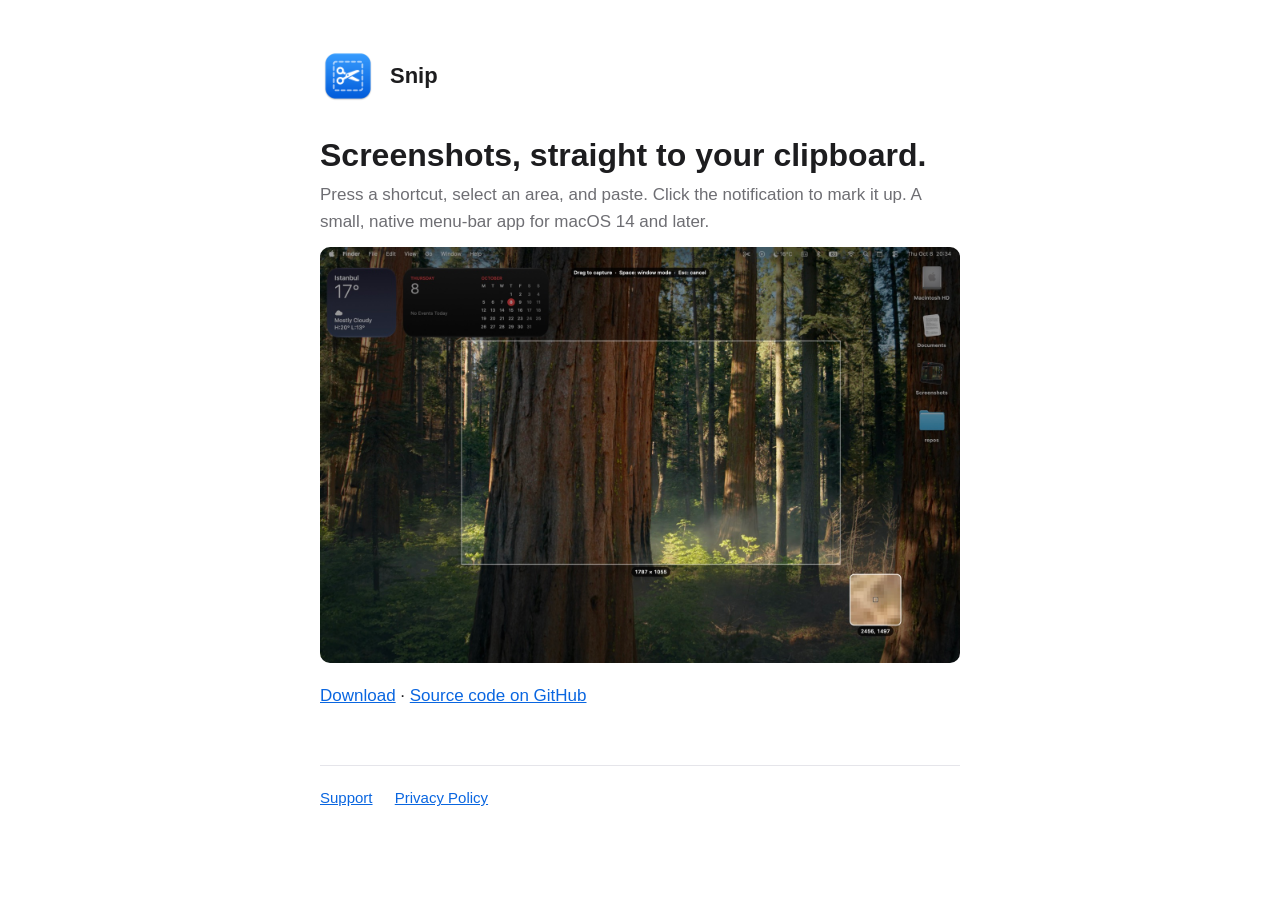
<file: docs/index.html>
<!doctype html>
<html lang="en">
<head>
    <meta charset="utf-8">
    <meta name="viewport" content="width=device-width, initial-scale=1">
    <title>Snip</title>
    <link rel="stylesheet" href="style.css">
</head>
<body>
<main>
    <header>
        <img src="icon.png" alt="">
        <a href="./">Snip</a>
    </header>

    <h1>Screenshots, straight to your clipboard.</h1>
    <p class="muted">Press a shortcut, select an area, and paste. Click the notification to mark it up.
        A small, native menu-bar app for macOS 14 and later.</p>

    <p><img src="selection.jpg" alt="Selecting a region with the magnifier and pixel size" style="width:100%;border-radius:10px"></p>

    <p><a href="https://github.com/erentknn/snip-mac/releases/latest">Download</a> ·
        <a href="https://github.com/erentknn/snip-mac">Source code on GitHub</a></p>

    <footer>
        <a href="support">Support</a>
        <a href="privacy">Privacy Policy</a>
    </footer>
</main>
</body>
</html>
</file>
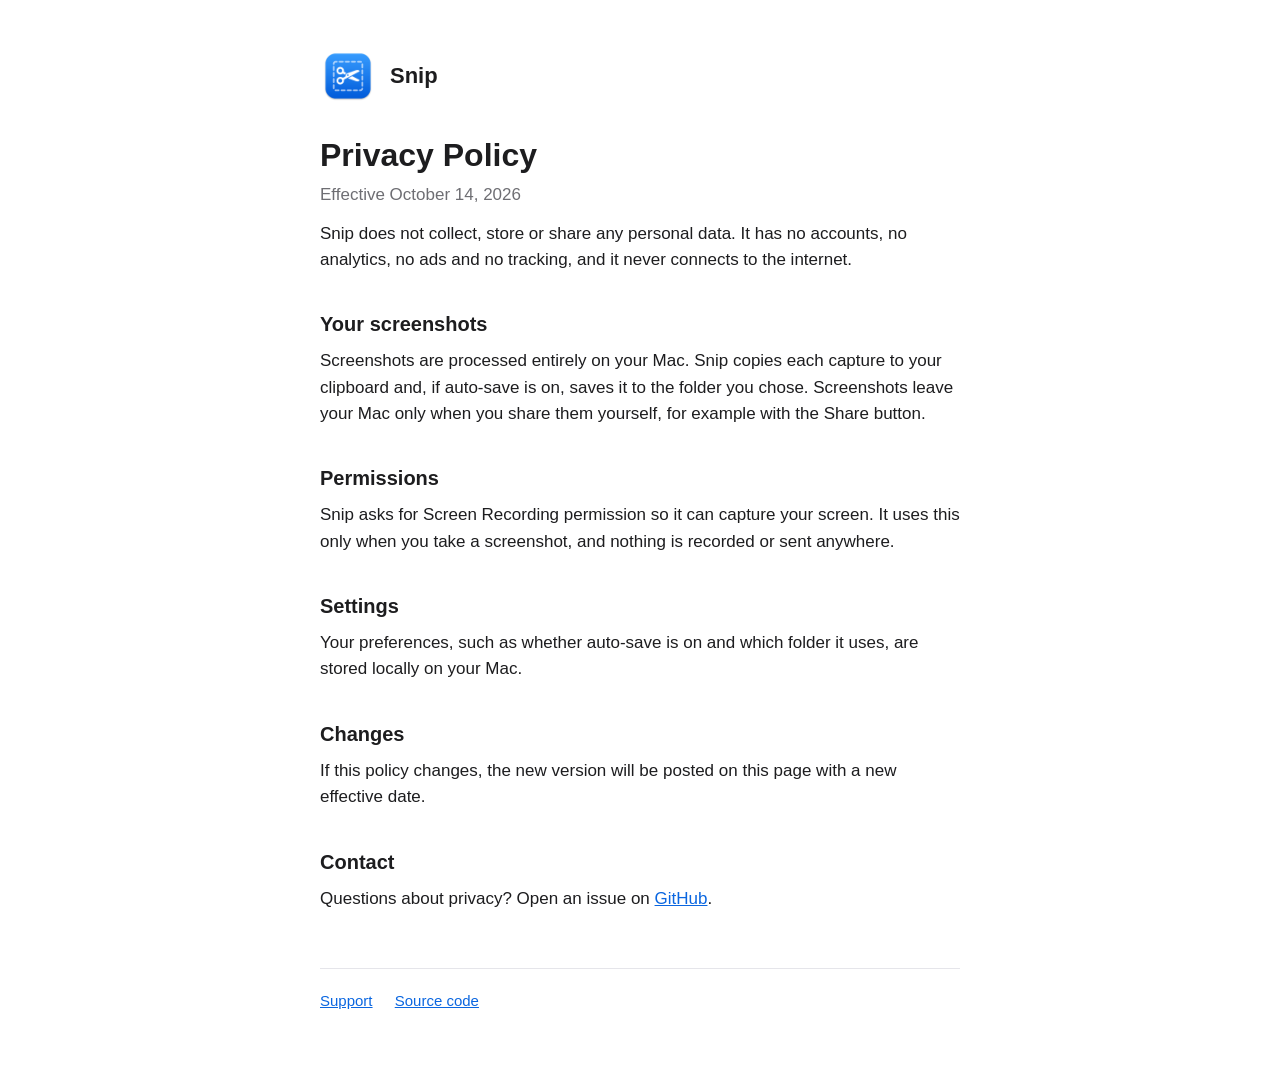
<file: docs/privacy.html>
<!doctype html>
<html lang="en">
<head>
    <meta charset="utf-8">
    <meta name="viewport" content="width=device-width, initial-scale=1">
    <title>Snip Privacy Policy</title>
    <link rel="stylesheet" href="style.css">
</head>
<body>
<main>
    <header>
        <img src="icon.png" alt="">
        <a href="./">Snip</a>
    </header>

    <h1>Privacy Policy</h1>
    <p class="muted">Effective October 14, 2026</p>

    <p>Snip does not collect, store or share any personal data. It has no accounts, no analytics,
        no ads and no tracking, and it never connects to the internet.</p>

    <h2>Your screenshots</h2>
    <p>Screenshots are processed entirely on your Mac. Snip copies each capture to your clipboard
        and, if auto-save is on, saves it to the folder you chose. Screenshots leave your Mac only
        when you share them yourself, for example with the Share button.</p>

    <h2>Permissions</h2>
    <p>Snip asks for Screen Recording permission so it can capture your screen. It uses this only
        when you take a screenshot, and nothing is recorded or sent anywhere.</p>

    <h2>Settings</h2>
    <p>Your preferences, such as whether auto-save is on and which folder it uses, are stored locally on your Mac.</p>

    <h2>Changes</h2>
    <p>If this policy changes, the new version will be posted on this page with a new effective date.</p>

    <h2>Contact</h2>
    <p>Questions about privacy? Open an issue on
        <a href="https://github.com/erentknn/snip-mac/issues">GitHub</a>.</p>

    <footer>
        <a href="support">Support</a>
        <a href="https://github.com/erentknn/snip-mac">Source code</a>
    </footer>
</main>
</body>
</html>
</file>
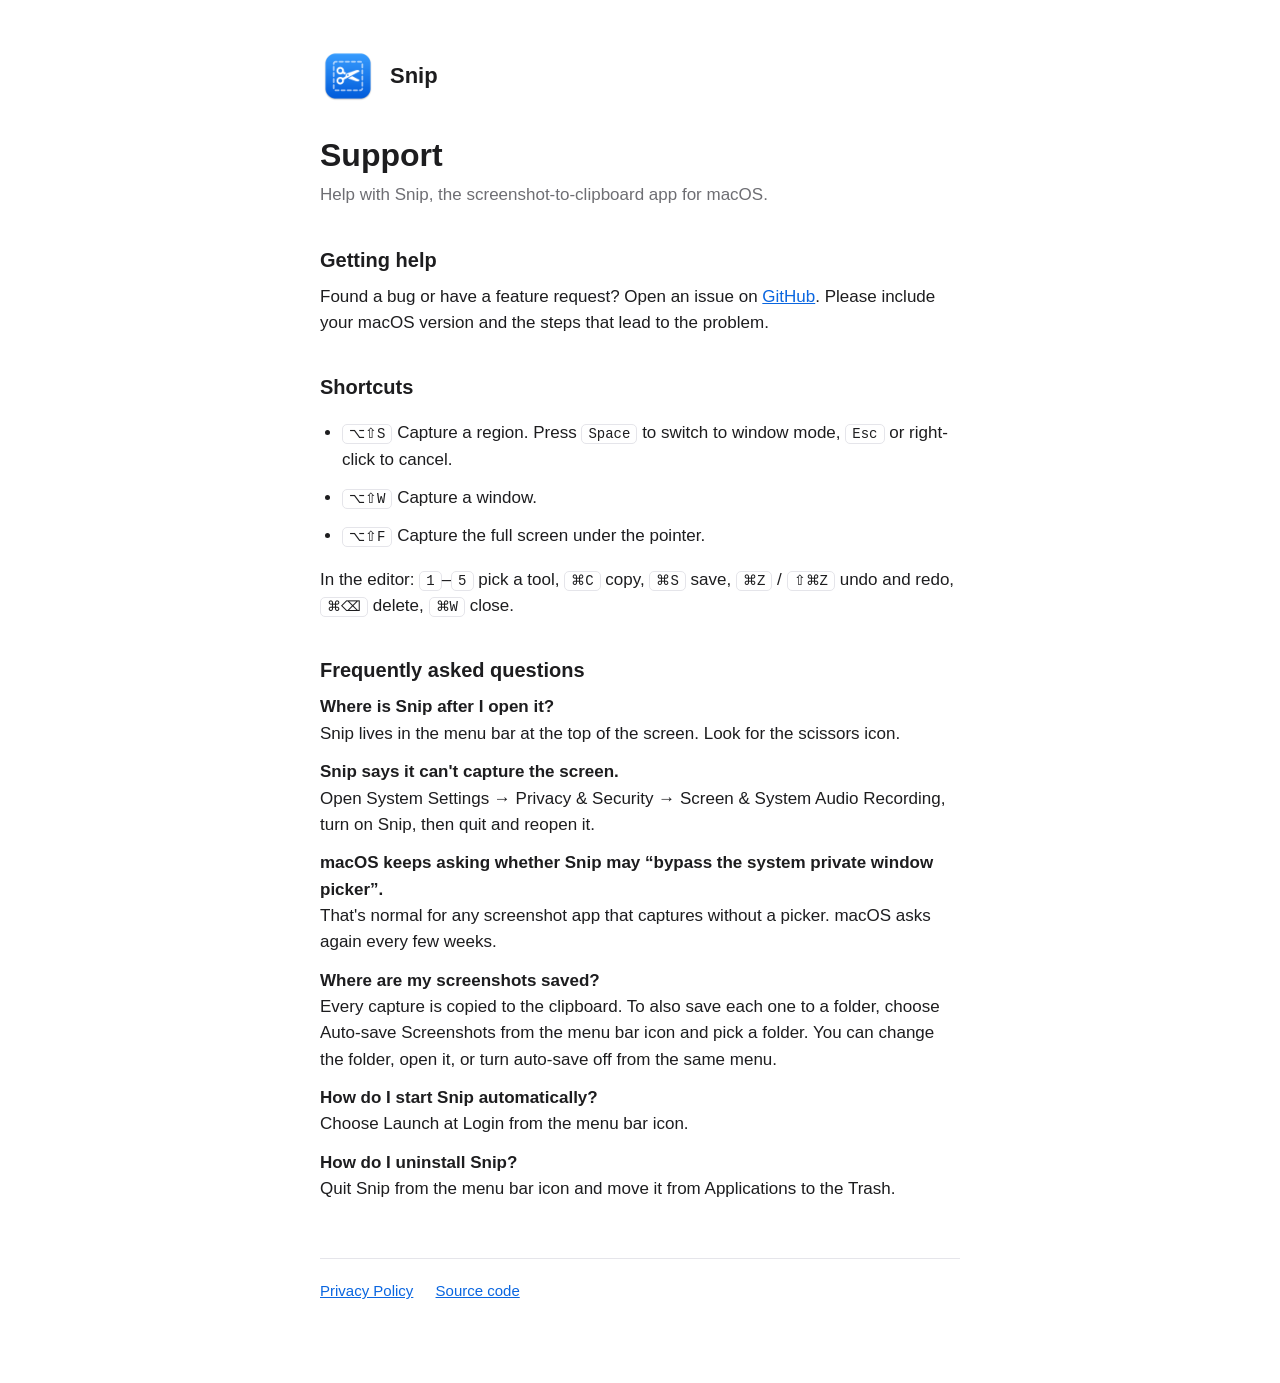
<file: docs/support.html>
<!doctype html>
<html lang="en">
<head>
    <meta charset="utf-8">
    <meta name="viewport" content="width=device-width, initial-scale=1">
    <title>Snip Support</title>
    <link rel="stylesheet" href="style.css">
</head>
<body>
<main>
    <header>
        <img src="icon.png" alt="">
        <a href="./">Snip</a>
    </header>

    <h1>Support</h1>
    <p class="muted">Help with Snip, the screenshot-to-clipboard app for macOS.</p>

    <h2>Getting help</h2>
    <p>Found a bug or have a feature request? Open an issue on
        <a href="https://github.com/erentknn/snip-mac/issues">GitHub</a>. Please include your macOS
        version and the steps that lead to the problem.</p>

    <h2>Shortcuts</h2>
    <ul>
        <li><kbd>⌥⇧S</kbd> Capture a region. Press <kbd>Space</kbd> to switch to window mode,
            <kbd>Esc</kbd> or right-click to cancel.</li>
        <li><kbd>⌥⇧W</kbd> Capture a window.</li>
        <li><kbd>⌥⇧F</kbd> Capture the full screen under the pointer.</li>
    </ul>
    <p>In the editor: <kbd>1</kbd>–<kbd>5</kbd> pick a tool, <kbd>⌘C</kbd> copy, <kbd>⌘S</kbd> save,
        <kbd>⌘Z</kbd> / <kbd>⇧⌘Z</kbd> undo and redo, <kbd>⌘⌫</kbd> delete, <kbd>⌘W</kbd> close.</p>

    <h2>Frequently asked questions</h2>

    <p><strong>Where is Snip after I open it?</strong><br>
        Snip lives in the menu bar at the top of the screen. Look for the scissors icon.</p>

    <p><strong>Snip says it can't capture the screen.</strong><br>
        Open System Settings → Privacy &amp; Security → Screen &amp; System Audio Recording, turn on
        Snip, then quit and reopen it.</p>

    <p><strong>macOS keeps asking whether Snip may “bypass the system private window picker”.</strong><br>
        That's normal for any screenshot app that captures without a picker. macOS asks again every
        few weeks.</p>

    <p><strong>Where are my screenshots saved?</strong><br>
        Every capture is copied to the clipboard. To also save each one to a folder, choose
        Auto-save Screenshots from the menu bar icon and pick a folder. You can change the folder,
        open it, or turn auto-save off from the same menu.</p>

    <p><strong>How do I start Snip automatically?</strong><br>
        Choose Launch at Login from the menu bar icon.</p>

    <p><strong>How do I uninstall Snip?</strong><br>
        Quit Snip from the menu bar icon and move it from Applications to the Trash.</p>

    <footer>
        <a href="privacy">Privacy Policy</a>
        <a href="https://github.com/erentknn/snip-mac">Source code</a>
    </footer>
</main>
</body>
</html>
</file>
<file: docs/style.css>
:root {
    --bg: #ffffff;
    --text: #1d1d1f;
    --muted: #6e6e73;
    --accent: #0a66e0;
    --rule: #e5e5ea;
    color-scheme: light dark;
}
@media (prefers-color-scheme: dark) {
    :root {
        --bg: #161618;
        --text: #f5f5f7;
        --muted: #a1a1a6;
        --accent: #4ea1ff;
        --rule: #2c2c2e;
    }
}
* { box-sizing: border-box; }
body {
    margin: 0;
    background: var(--bg);
    color: var(--text);
    font: 17px/1.55 -apple-system, BlinkMacSystemFont, "SF Pro Text", "Helvetica Neue", sans-serif;
}
main { max-width: 680px; margin: 0 auto; padding: 48px 20px 80px; }
header { display: flex; align-items: center; gap: 14px; margin-bottom: 32px; }
header img { width: 56px; height: 56px; }
header a { color: inherit; text-decoration: none; font-weight: 600; font-size: 22px; }
h1 { font-size: 32px; line-height: 1.2; margin: 0 0 8px; }
h2 { font-size: 20px; margin: 36px 0 8px; }
p, li { margin: 0 0 12px; }
ul { padding-left: 22px; }
a { color: var(--accent); }
kbd {
    font: 14px ui-monospace, "SF Mono", Menlo, monospace;
    border: 1px solid var(--rule);
    border-radius: 5px;
    padding: 1px 6px;
}
.muted { color: var(--muted); }
footer { margin-top: 56px; padding-top: 20px; border-top: 1px solid var(--rule); font-size: 15px; }
footer a { margin-right: 18px; }
</file>
